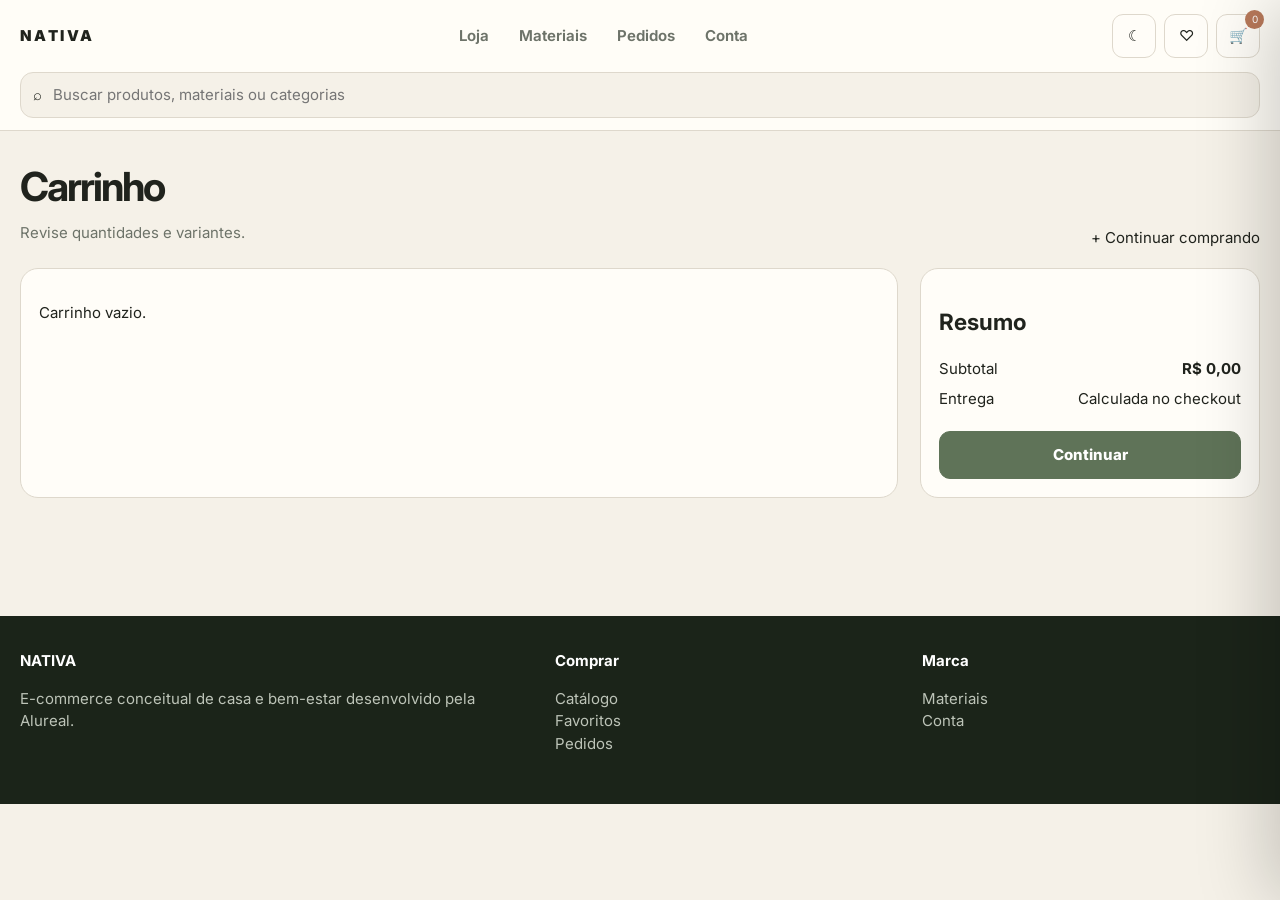
<file: carrinho.html>
<!doctype html><html lang="pt-BR"><head><meta charset="utf-8"><meta name="viewport" content="width=device-width,initial-scale=1,maximum-scale=1,user-scalable=no,viewport-fit=cover"><title>NATIVA — Carrinho</title><link href="https://fonts.googleapis.com/css2?family=Inter:wght@400;500;600;700;800&display=swap" rel="stylesheet"><link rel="stylesheet" href="nativa-app.css?v=20260929-1820"></head><body><div data-shell-header></div><main class="page"><div class="wrap"><header class="page-head"><div><h1>Carrinho</h1><p>Revise quantidades e variantes.</p></div><a href="catalogo.html">+ Continuar comprando</a></header><div class="cart-grid"><section class="cart-card" data-cart-page></section><aside class="summary"><h2>Resumo</h2><div class="summary-line"><span>Subtotal</span><strong data-cart-total></strong></div><div class="summary-line"><span>Entrega</span><span>Calculada no checkout</span></div><button class="primary" style="width:100%;margin-top:12px" onclick="location.href='checkout.html'">Continuar</button></aside></div></div></main><div data-shell-footer></div><div data-cart-shell></div><script src="nativa-data.js?v=20261001-catalog"></script><script src="nativa-app.js?v=20261001-catalog"></script></body></html>
</file>
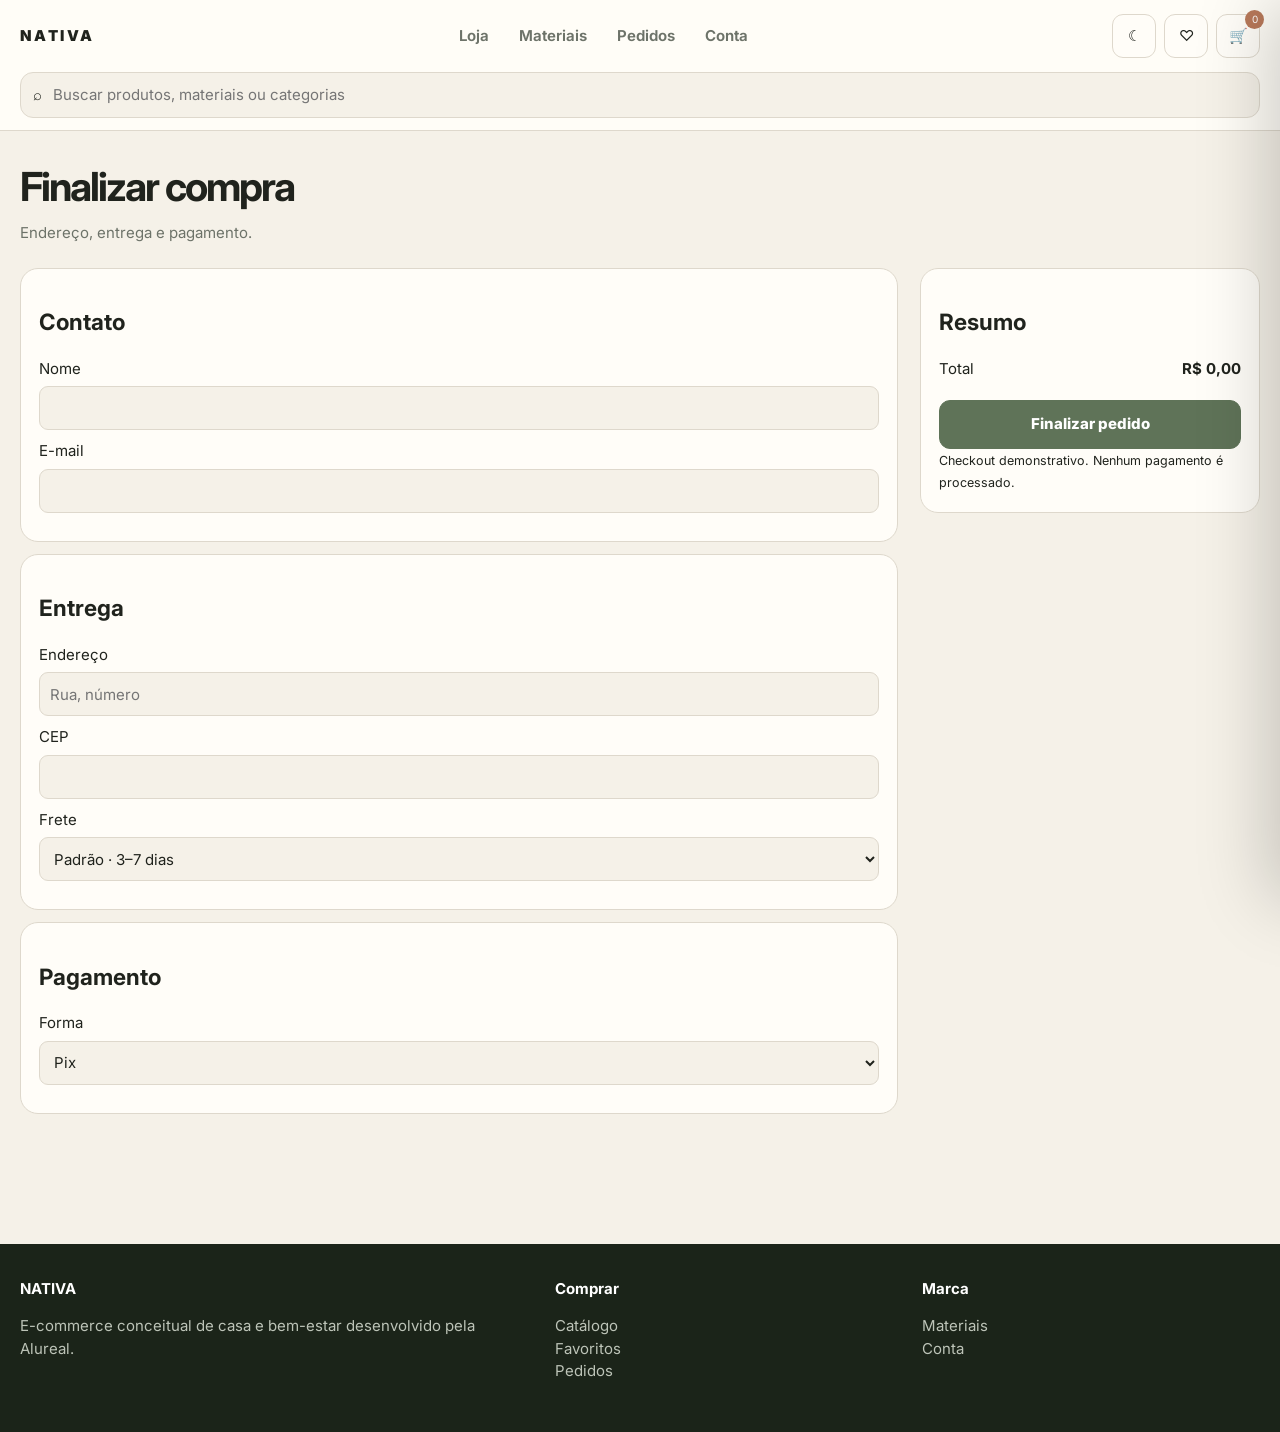
<file: checkout.html>
<!doctype html><html lang="pt-BR"><head><meta charset="utf-8"><meta name="viewport" content="width=device-width,initial-scale=1,maximum-scale=1,user-scalable=no,viewport-fit=cover"><title>NATIVA — Checkout</title><link href="https://fonts.googleapis.com/css2?family=Inter:wght@400;500;600;700;800&display=swap" rel="stylesheet"><link rel="stylesheet" href="nativa-app.css?v=20260929-1820"></head><body><div data-shell-header></div><main class="page"><div class="wrap"><header class="page-head"><div><h1>Finalizar compra</h1><p>Endereço, entrega e pagamento.</p></div></header><form class="checkout-grid" data-checkout><div><section class="checkout-card"><h2>Contato</h2><label>Nome<input required></label><label>E-mail<input type="email" required></label></section><section class="checkout-card"><h2>Entrega</h2><label>Endereço<input required placeholder="Rua, número"></label><label>CEP<input required></label><label>Frete<select><option>Padrão · 3–7 dias</option><option>Express · 1–2 dias</option></select></label></section><section class="checkout-card"><h2>Pagamento</h2><label>Forma<select><option>Pix</option><option>Cartão</option></select></label></section></div><aside class="summary"><h2>Resumo</h2><div class="summary-line"><span>Total</span><strong data-cart-total></strong></div><button class="primary" style="width:100%;margin-top:12px">Finalizar pedido</button><small>Checkout demonstrativo. Nenhum pagamento é processado.</small></aside></form></div></main><div data-shell-footer></div><div data-cart-shell></div><script src="nativa-data.js?v=20261001-catalog"></script><script src="nativa-app.js?v=20261001-catalog"></script></body></html>
</file>
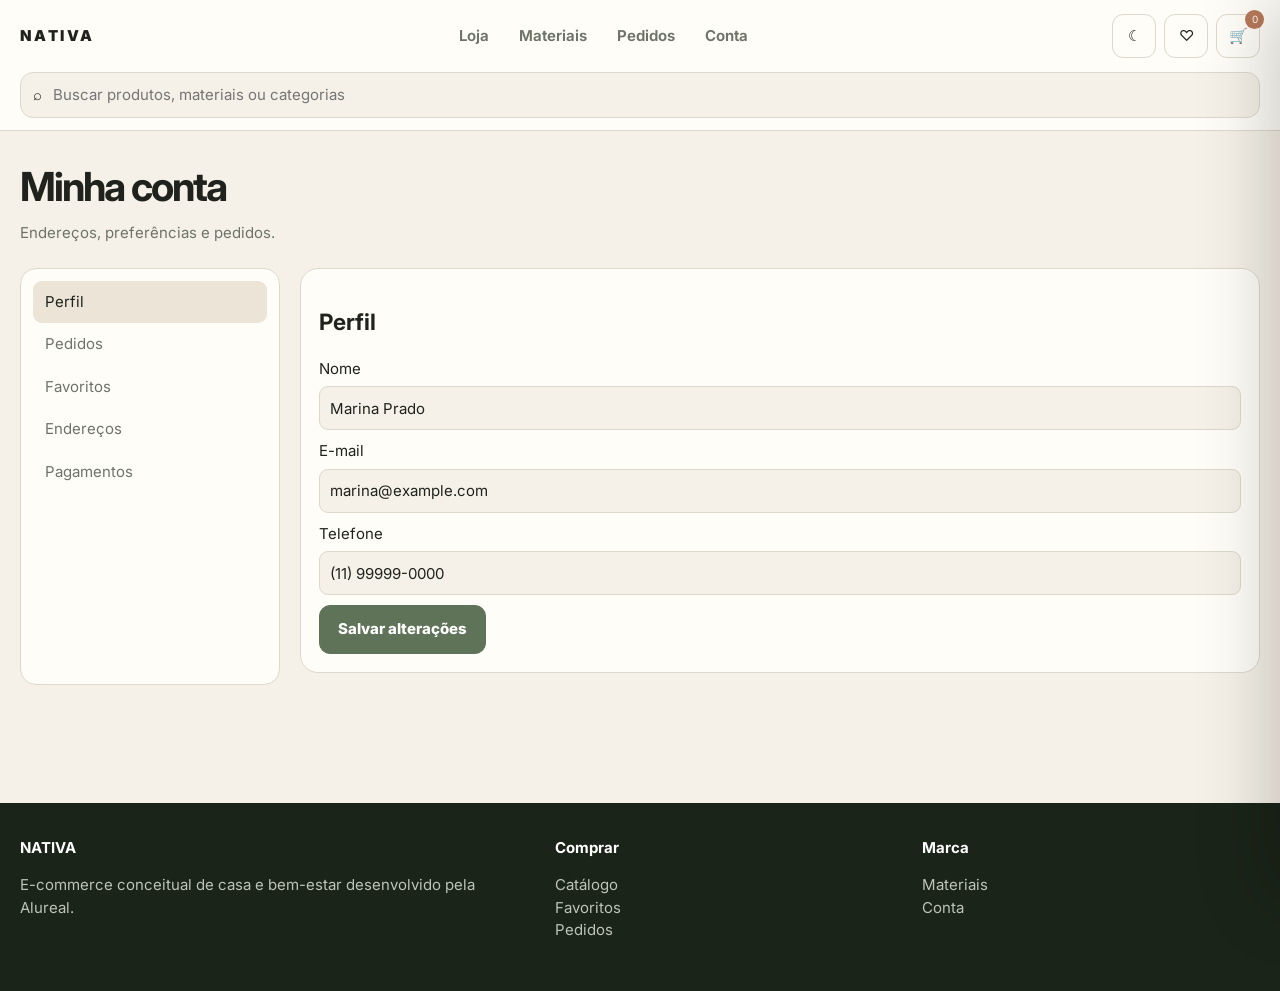
<file: conta.html>
<!doctype html><html lang="pt-BR"><head><meta charset="utf-8"><meta name="viewport" content="width=device-width,initial-scale=1,maximum-scale=1,user-scalable=no,viewport-fit=cover"><title>NATIVA — Conta</title><link href="https://fonts.googleapis.com/css2?family=Inter:wght@400;500;600;700;800&display=swap" rel="stylesheet"><link rel="stylesheet" href="nativa-app.css?v=20260929-1820"></head><body><div data-shell-header></div><main class="page"><div class="wrap"><header class="page-head"><div><h1>Minha conta</h1><p>Endereços, preferências e pedidos.</p></div></header><div class="account-grid"><nav class="account-nav"><a class="active">Perfil</a><a href="pedidos.html">Pedidos</a><a href="favoritos.html">Favoritos</a><a>Endereços</a><a>Pagamentos</a></nav><section class="checkout-card"><h2>Perfil</h2><label>Nome<input value="Marina Prado"></label><label>E-mail<input value="marina@example.com"></label><label>Telefone<input value="(11) 99999-0000"></label><button class="primary">Salvar alterações</button></section></div></div></main><div data-shell-footer></div><div data-cart-shell></div><script src="nativa-data.js?v=20261001-catalog"></script><script src="nativa-app.js?v=20261001-catalog"></script></body></html>
</file>
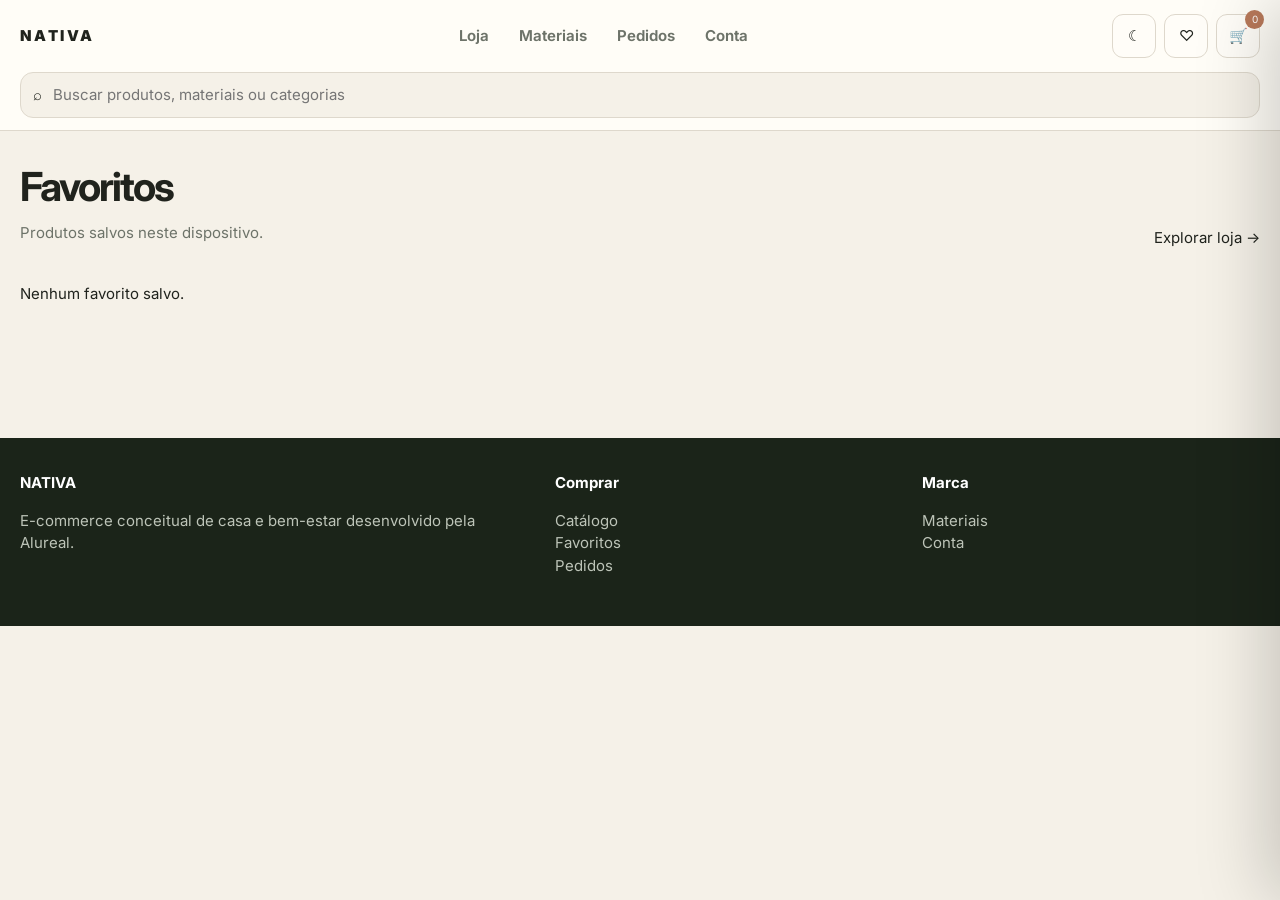
<file: favoritos.html>
<!doctype html><html lang="pt-BR"><head><meta charset="utf-8"><meta name="viewport" content="width=device-width,initial-scale=1,maximum-scale=1,user-scalable=no,viewport-fit=cover"><title>NATIVA — Favoritos</title><link href="https://fonts.googleapis.com/css2?family=Inter:wght@400;500;600;700;800&display=swap" rel="stylesheet"><link rel="stylesheet" href="nativa-app.css?v=20260929-1820"></head><body><div data-shell-header></div><main class="page"><div class="wrap"><header class="page-head"><div><h1>Favoritos</h1><p>Produtos salvos neste dispositivo.</p></div><a href="catalogo.html">Explorar loja →</a></header><section class="product-grid" data-favorites></section></div></main><div data-shell-footer></div><div data-cart-shell></div><script src="nativa-data.js?v=20261001-catalog"></script><script src="nativa-app.js?v=20261001-catalog"></script></body></html>
</file>
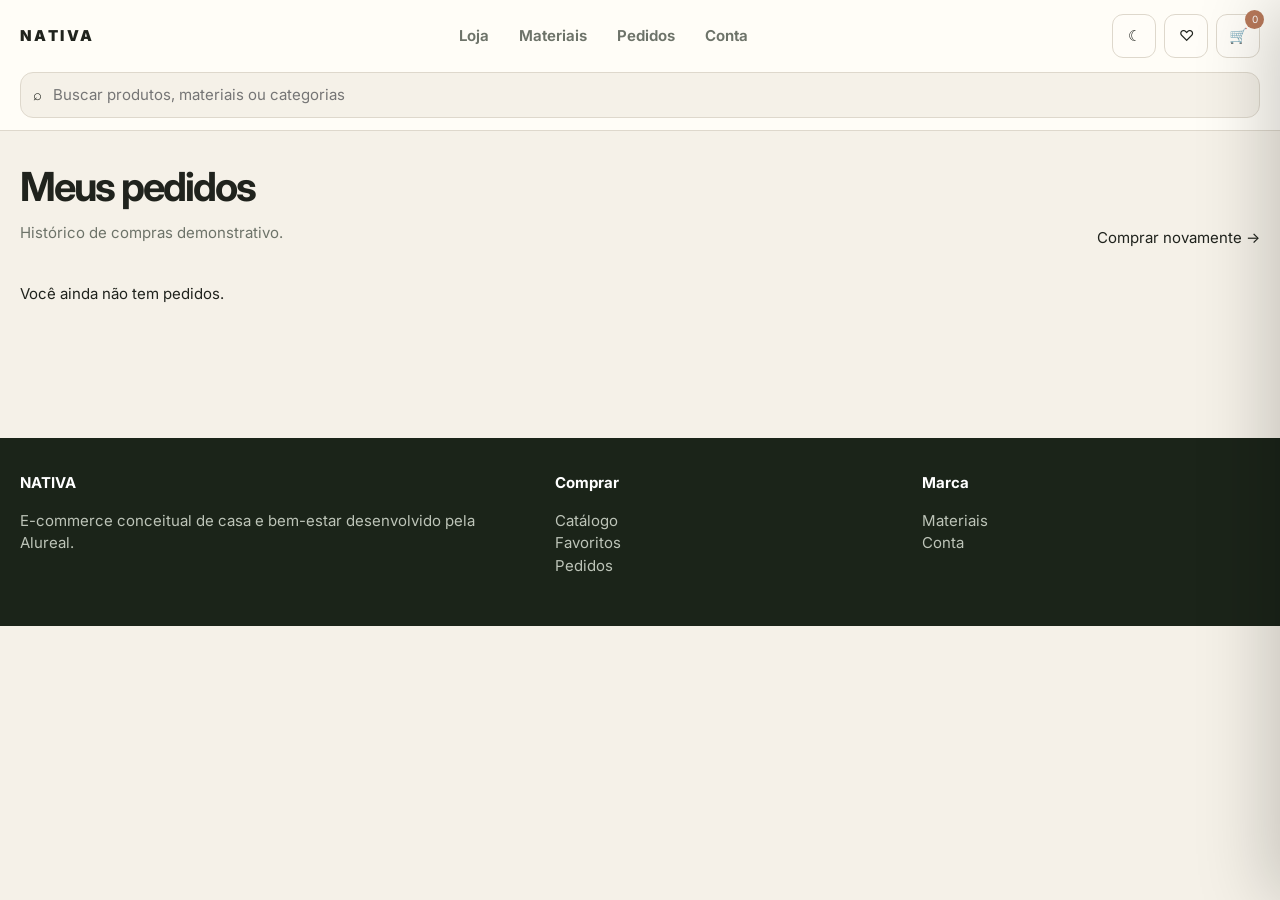
<file: pedidos.html>
<!doctype html><html lang="pt-BR"><head><meta charset="utf-8"><meta name="viewport" content="width=device-width,initial-scale=1,maximum-scale=1,user-scalable=no,viewport-fit=cover"><title>NATIVA — Pedidos</title><link href="https://fonts.googleapis.com/css2?family=Inter:wght@400;500;600;700;800&display=swap" rel="stylesheet"><link rel="stylesheet" href="nativa-app.css?v=20260929-1820"></head><body><div data-shell-header></div><main class="page"><div class="wrap"><header class="page-head"><div><h1>Meus pedidos</h1><p>Histórico de compras demonstrativo.</p></div><a href="catalogo.html">Comprar novamente →</a></header><section class="orders" data-orders></section></div></main><div data-shell-footer></div><div data-cart-shell></div><script src="nativa-data.js?v=20261001-catalog"></script><script src="nativa-app.js?v=20261001-catalog"></script></body></html>
</file>
<file: nativa-app.css>
:root{--bg:#f5f1e8;--surface:#fffdf8;--ink:#20231d;--muted:#6d7369;--line:#ded8cc;--brand:#5f7358;--accent:#b8795a;--soft:#ebe4d7;--danger:#b14f49;--shadow:0 18px 50px rgba(52,56,45,.10);--max:1240px}:root[data-theme="dark"]{--bg:#121510;--surface:#1a1f18;--ink:#f2efe8;--muted:#a2aa9e;--line:#30362d;--brand:#96ad8e;--accent:#dc8e68;--soft:#252b22;--shadow:0 18px 50px #0006}*{box-sizing:border-box}html{scroll-behavior:smooth;-webkit-text-size-adjust:100%}body{margin:0;background:var(--bg);color:var(--ink);font:15px/1.5 Inter,Arial,sans-serif;overflow-x:hidden}a{color:inherit;text-decoration:none}button,input,select,textarea{font:inherit}.wrap{width:min(calc(100% - 36px),var(--max));margin:auto}.topbar{position:sticky;top:0;z-index:80;background:color-mix(in srgb,var(--surface) 94%,transparent);backdrop-filter:blur(18px);border-bottom:1px solid var(--line)}.toprow{min-height:72px;display:grid;grid-template-columns:auto 1fr auto;gap:18px;align-items:center}.brand{font-weight:900;letter-spacing:.16em}.nav{display:flex;justify-content:center;gap:6px}.nav a{padding:10px 12px;border-radius:10px;color:var(--muted);font-weight:650}.nav a:hover,.nav a.active{background:var(--soft);color:var(--ink)}.actions{display:flex;gap:8px}.icon-btn,.primary,.secondary{border:1px solid var(--line);background:var(--surface);color:var(--ink);border-radius:11px;cursor:pointer}.icon-btn{width:44px;height:44px;display:grid;place-items:center;position:relative}.badge-count{position:absolute;right:-5px;top:-5px;background:var(--accent);color:white;border-radius:999px;min-width:19px;height:19px;font-size:10px;display:grid;place-items:center}.primary{background:var(--brand);border-color:var(--brand);color:white;font-weight:800;padding:12px 18px}.secondary{padding:11px 15px;font-weight:700}.searchbar{padding-bottom:12px}.searchbox{height:46px;border:1px solid var(--line);background:var(--bg);border-radius:13px;display:flex;align-items:center;gap:9px;padding:0 12px}.searchbox input{width:100%;border:0;outline:0;background:transparent;color:var(--ink)}.hero{padding:28px 0}.hero-card{min-height:500px;border-radius:28px;position:relative;overflow:hidden;background:#a69c86}.hero-card img{position:absolute;inset:0;width:100%;height:100%;object-fit:cover}.hero-card:after{content:"";position:absolute;inset:0;background:linear-gradient(90deg,#171d16cc,#171d1622)}.hero-copy{position:relative;z-index:2;color:white;padding:42px;max-width:650px}.eyebrow{font-size:11px;text-transform:uppercase;letter-spacing:.15em;font-weight:800;color:var(--accent)}.hero-copy .eyebrow{color:#f0cfbd}.hero h1{font-size:clamp(50px,8vw,96px);line-height:.92;letter-spacing:-.06em;margin:14px 0}.hero p{font-size:18px;color:#eef1eb}.hero-actions{display:flex;gap:10px;flex-wrap:wrap;margin-top:22px}.category-strip{display:grid;grid-auto-flow:column;grid-auto-columns:minmax(180px,1fr);gap:12px;overflow:auto;scrollbar-width:none}.category-card{border-radius:18px;overflow:hidden;background:var(--surface);border:1px solid var(--line);min-width:180px}.category-card img{width:100%;height:130px;object-fit:cover}.category-card strong{display:block;padding:12px}.section{padding:34px 0}.section-head{display:flex;justify-content:space-between;align-items:end;gap:18px;margin-bottom:16px}.section-head h2{font-size:30px;letter-spacing:-.04em;margin:0}.section-head p{color:var(--muted);margin:4px 0}.product-grid{display:grid;grid-template-columns:repeat(4,1fr);gap:14px}.product{background:var(--surface);border:1px solid var(--line);border-radius:18px;overflow:hidden;transition:.2s}.product:hover{transform:translateY(-2px);box-shadow:var(--shadow)}.product-photo{aspect-ratio:1;position:relative;overflow:hidden}.product-photo img{width:100%;height:100%;object-fit:cover}.product-fav{position:absolute;right:10px;top:10px;width:38px;height:38px;border-radius:50%;border:0;background:#ffffffeb;font-size:18px}.product-fav.active{color:#b33c3c}.sale{position:absolute;left:10px;top:10px;background:var(--accent);color:white;border-radius:999px;padding:6px 8px;font-size:10px;font-weight:800}.product-body{padding:14px}.product h3{margin:0 0 6px}.product p{color:var(--muted);font-size:13px;min-height:40px}.price-row{display:flex;justify-content:space-between;align-items:center;gap:10px}.price{font-weight:800;font-size:17px}.old{text-decoration:line-through;color:var(--muted);font-size:12px}.add{width:38px;height:38px;border:0;border-radius:11px;background:var(--brand);color:white;font-size:22px}.review-grid{display:grid;grid-template-columns:repeat(3,1fr);gap:12px}.review{background:var(--surface);border:1px solid var(--line);border-radius:16px;padding:16px}.review p{font-size:13px}.stars{color:#d69635}.page{padding:26px 0 70px}.page-head{display:flex;justify-content:space-between;gap:18px;align-items:end;margin-bottom:18px}.page-head h1{font-size:40px;letter-spacing:-.05em;margin:0}.page-head p{color:var(--muted);margin:5px 0}.catalog-layout{display:grid;grid-template-columns:230px 1fr;gap:20px}.filters{background:var(--surface);border:1px solid var(--line);border-radius:16px;padding:16px;align-self:start;position:sticky;top:132px}.filters label{display:grid;gap:6px;margin-bottom:12px;color:var(--muted);font-size:12px}.filters select,.filters input{height:43px;border:1px solid var(--line);border-radius:9px;background:var(--bg);color:var(--ink);padding:0 10px}.detail-grid{display:grid;grid-template-columns:1.05fr .95fr;gap:28px}.detail-photo{border-radius:22px;overflow:hidden;background:var(--soft);position:sticky;top:132px;align-self:start}.detail-photo img{width:100%;aspect-ratio:1;object-fit:cover}.detail-info{background:var(--surface);border:1px solid var(--line);border-radius:20px;padding:20px}.detail-info h1{font-size:34px;letter-spacing:-.04em;margin:6px 0}.option-row{display:flex;gap:8px;flex-wrap:wrap}.option{border:1px solid var(--line);background:var(--bg);border-radius:999px;padding:9px 12px}.option.active{background:var(--brand);color:white;border-color:var(--brand)}.cart-grid,.checkout-grid{display:grid;grid-template-columns:1fr 340px;gap:22px}.cart-card,.summary,.checkout-card{background:var(--surface);border:1px solid var(--line);border-radius:18px;padding:18px}.cart-item{display:grid;grid-template-columns:82px 1fr auto;gap:12px;padding:14px 0;border-bottom:1px solid var(--line)}.cart-item img{width:82px;height:82px;object-fit:cover;border-radius:10px}.qty{display:flex;gap:8px;align-items:center;margin-top:8px}.qty button{width:28px;height:28px;border:1px solid var(--line);border-radius:8px;background:var(--bg)}.summary{align-self:start;position:sticky;top:132px}.summary-line{display:flex;justify-content:space-between;margin:8px 0}.checkout-card{margin-bottom:12px}.checkout-card label{display:grid;gap:6px;margin-bottom:10px}.checkout-card input,.checkout-card select{height:44px;border:1px solid var(--line);border-radius:9px;background:var(--bg);color:var(--ink);padding:0 10px}.orders{display:grid;gap:12px}.order{background:var(--surface);border:1px solid var(--line);border-radius:16px;padding:16px;display:grid;grid-template-columns:1fr auto;gap:14px}.account-grid{display:grid;grid-template-columns:260px 1fr;gap:20px}.account-nav{background:var(--surface);border:1px solid var(--line);border-radius:16px;padding:12px}.account-nav a{display:block;padding:10px 12px;border-radius:9px;color:var(--muted)}.account-nav a.active{background:var(--soft);color:var(--ink)}.app-footer{margin-top:48px;background:#1b2419;color:white}.footer-grid{display:grid;grid-template-columns:1.2fr .8fr .8fr;gap:28px;padding:34px 0}.app-footer p,.app-footer a{color:#bdc4b8}.mobile-nav{display:none}.drawer{position:fixed;right:0;top:0;bottom:0;width:min(430px,100%);background:var(--surface);z-index:90;transform:translateX(102%);transition:.25s;display:flex;flex-direction:column;box-shadow:-20px 0 70px #0003}.drawer.open{transform:none}.drawer-head{display:flex;justify-content:space-between;align-items:center;padding:18px;border-bottom:1px solid var(--line)}.drawer-items{flex:1;overflow:auto;padding:0 18px}.drawer-summary{padding:18px;border-top:1px solid var(--line)}.scrim{position:fixed;inset:0;background:#1118;z-index:89;opacity:0;pointer-events:none}.scrim.open{opacity:1;pointer-events:auto}@media(max-width:980px){.nav{display:none}.product-grid{grid-template-columns:repeat(2,1fr)}.catalog-layout,.detail-grid,.cart-grid,.checkout-grid,.account-grid{grid-template-columns:1fr}.filters,.detail-photo,.summary{position:static}.footer-grid{grid-template-columns:1fr 1fr}}@media(max-width:680px){body{padding-bottom:66px}.wrap{width:min(calc(100% - 24px),var(--max))}.toprow{min-height:66px}.brand{font-size:14px}.actions .secondary{display:none}.hero-card{min-height:420px}.hero-copy{padding:26px 20px;display:flex;flex-direction:column;justify-content:flex-end;min-height:420px}.hero-card:after{background:linear-gradient(0deg,#171d16e8,#171d1622)}.product-grid,.review-grid{grid-template-columns:1fr}.product{display:grid;grid-template-columns:118px 1fr}.product-photo{aspect-ratio:auto;height:100%;min-height:150px}.product p{min-height:0}.page-head{align-items:flex-start;flex-direction:column}.mobile-nav{position:fixed;left:0;right:0;bottom:0;z-index:80;height:64px;background:var(--brand);display:grid;grid-template-columns:repeat(4,1fr);box-shadow:0 -8px 28px #0003}.mobile-nav a{display:grid;place-items:center;align-content:center;color:white;font-size:20px}.mobile-nav span{font-size:10px;font-weight:800}.app-footer{padding-bottom:24px}}
</file>
